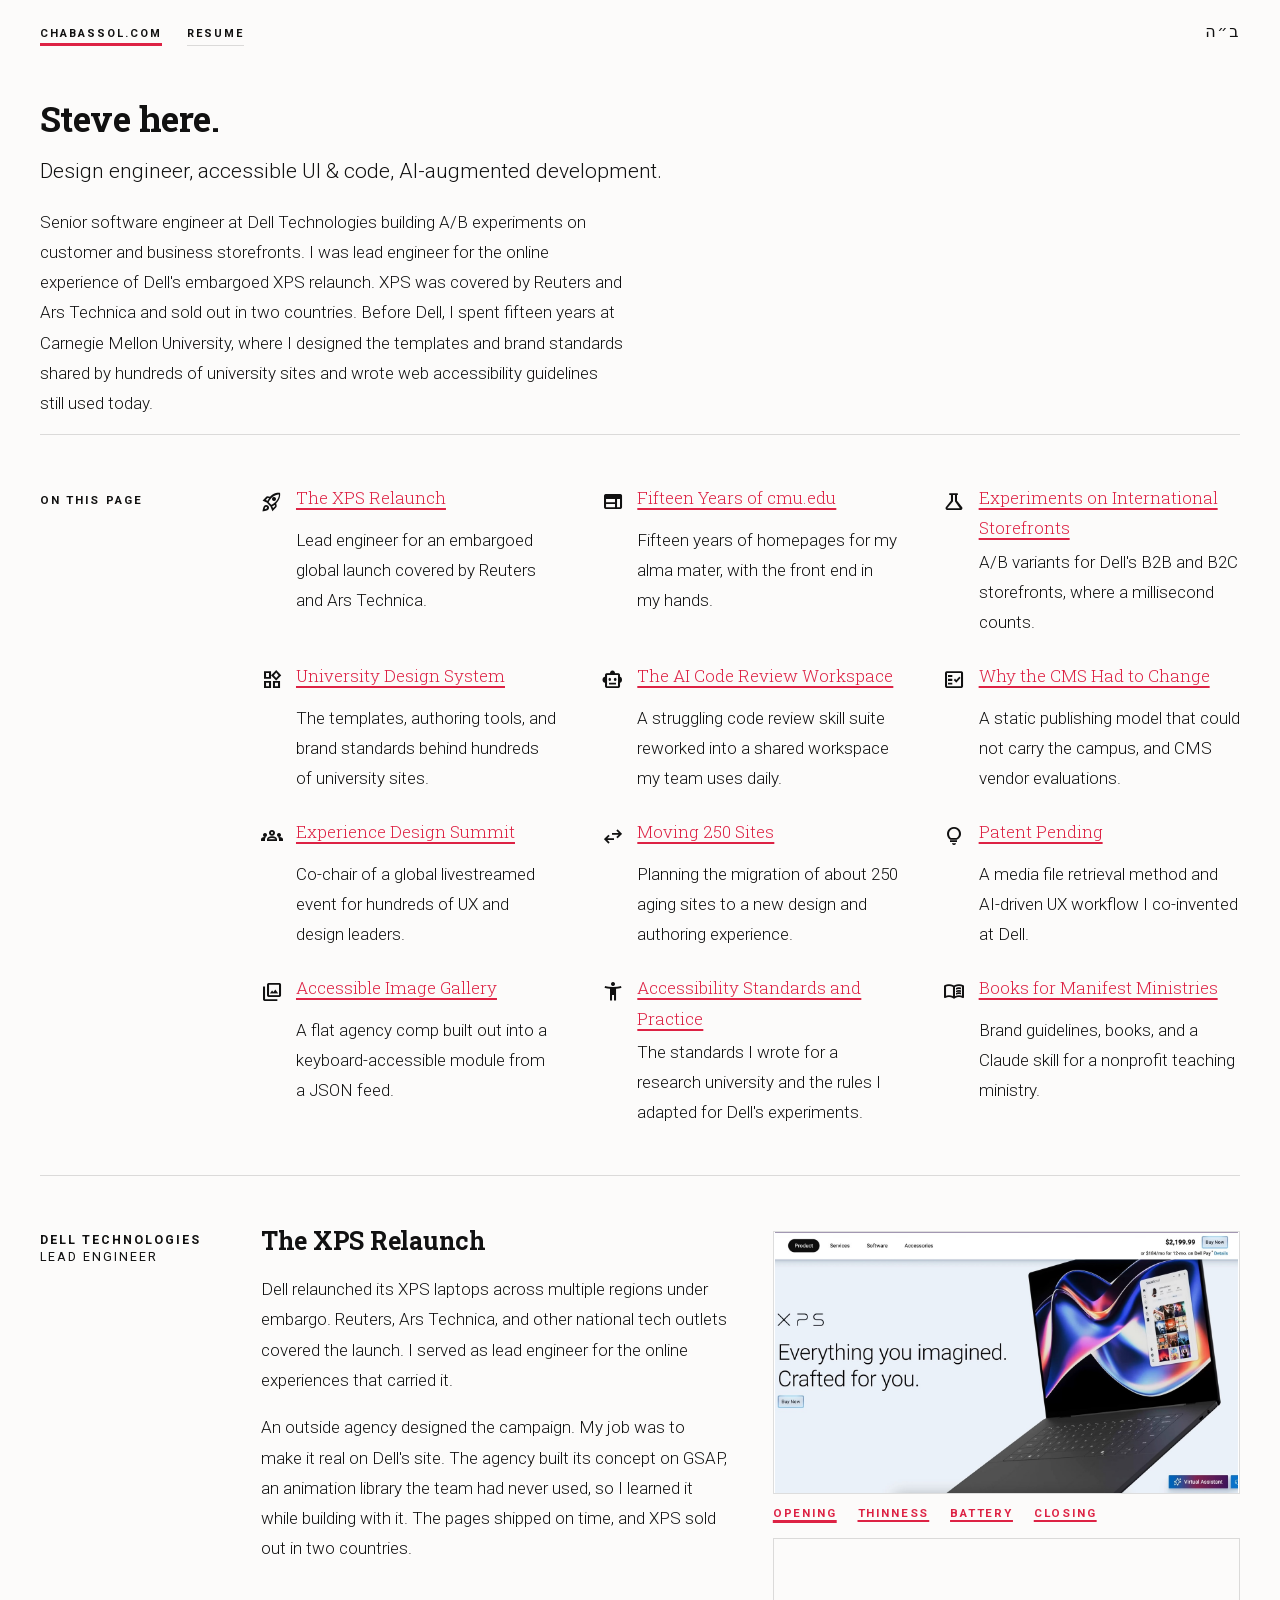
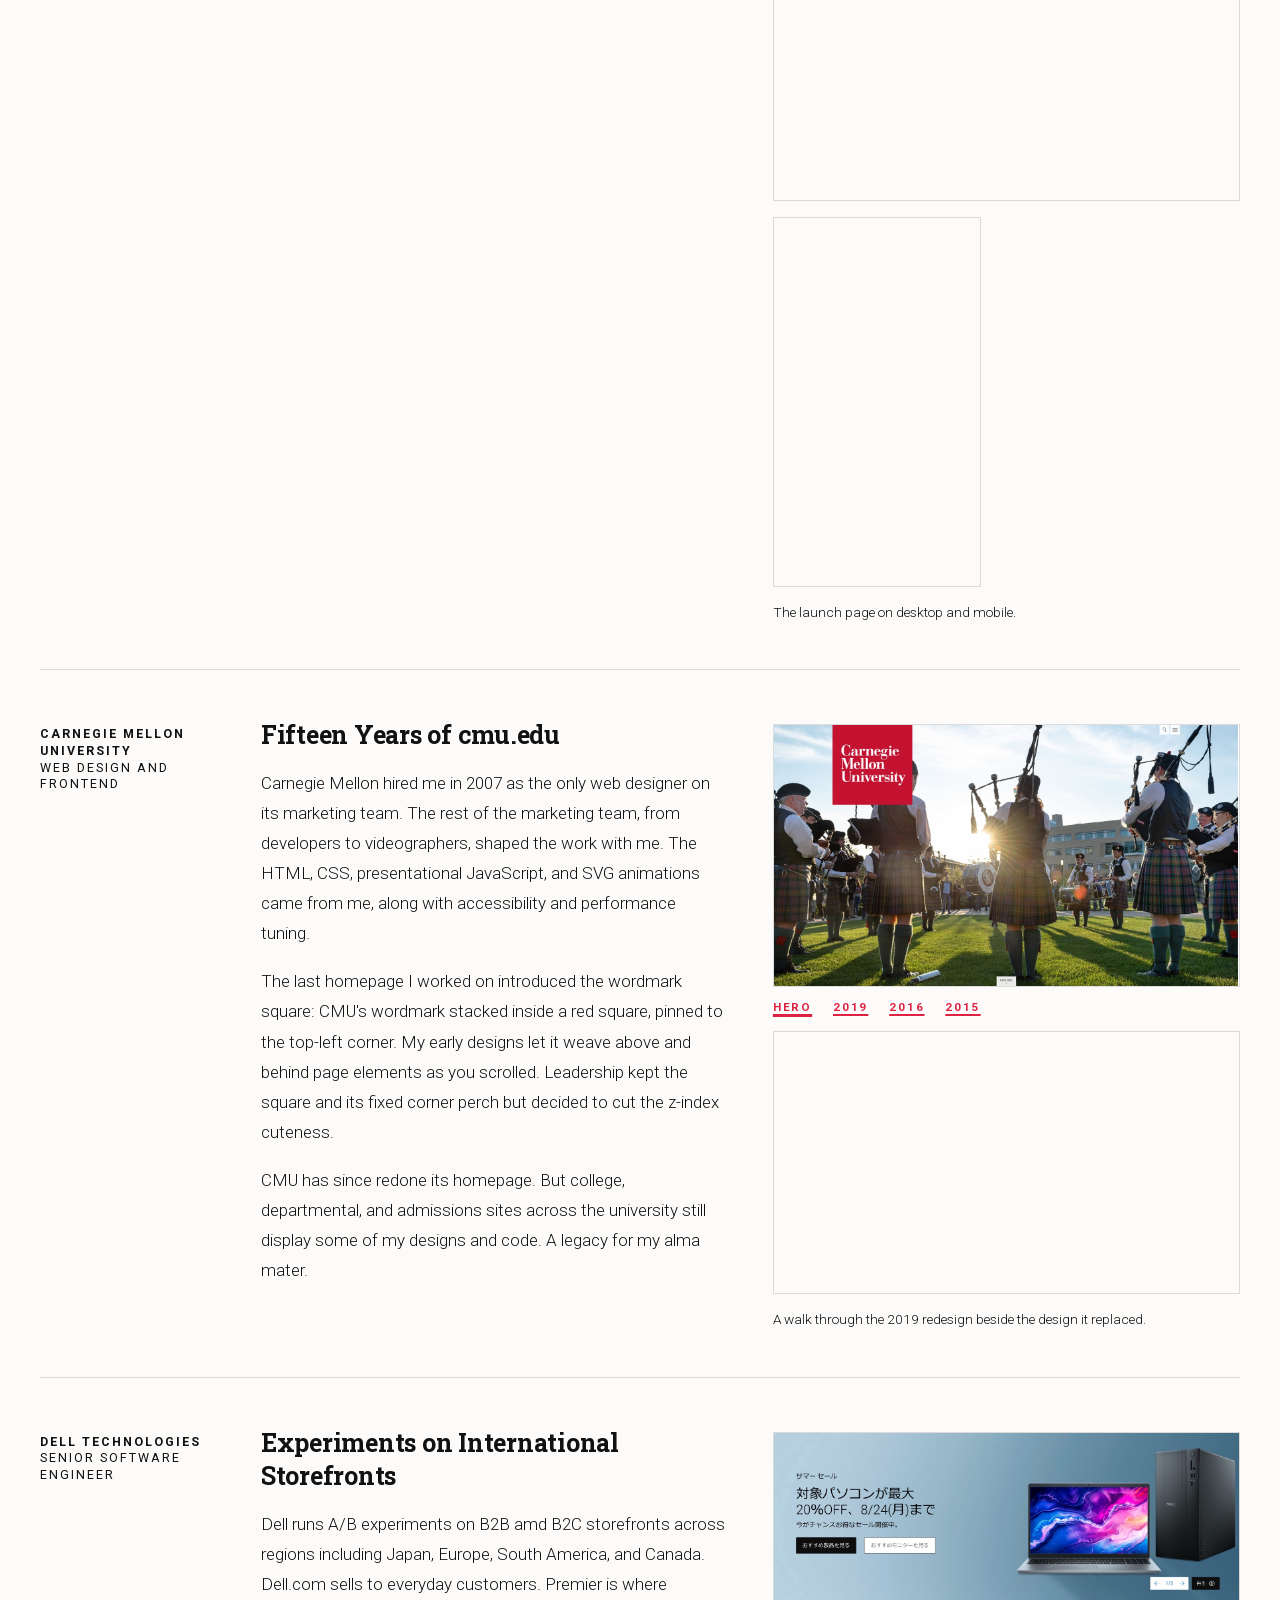
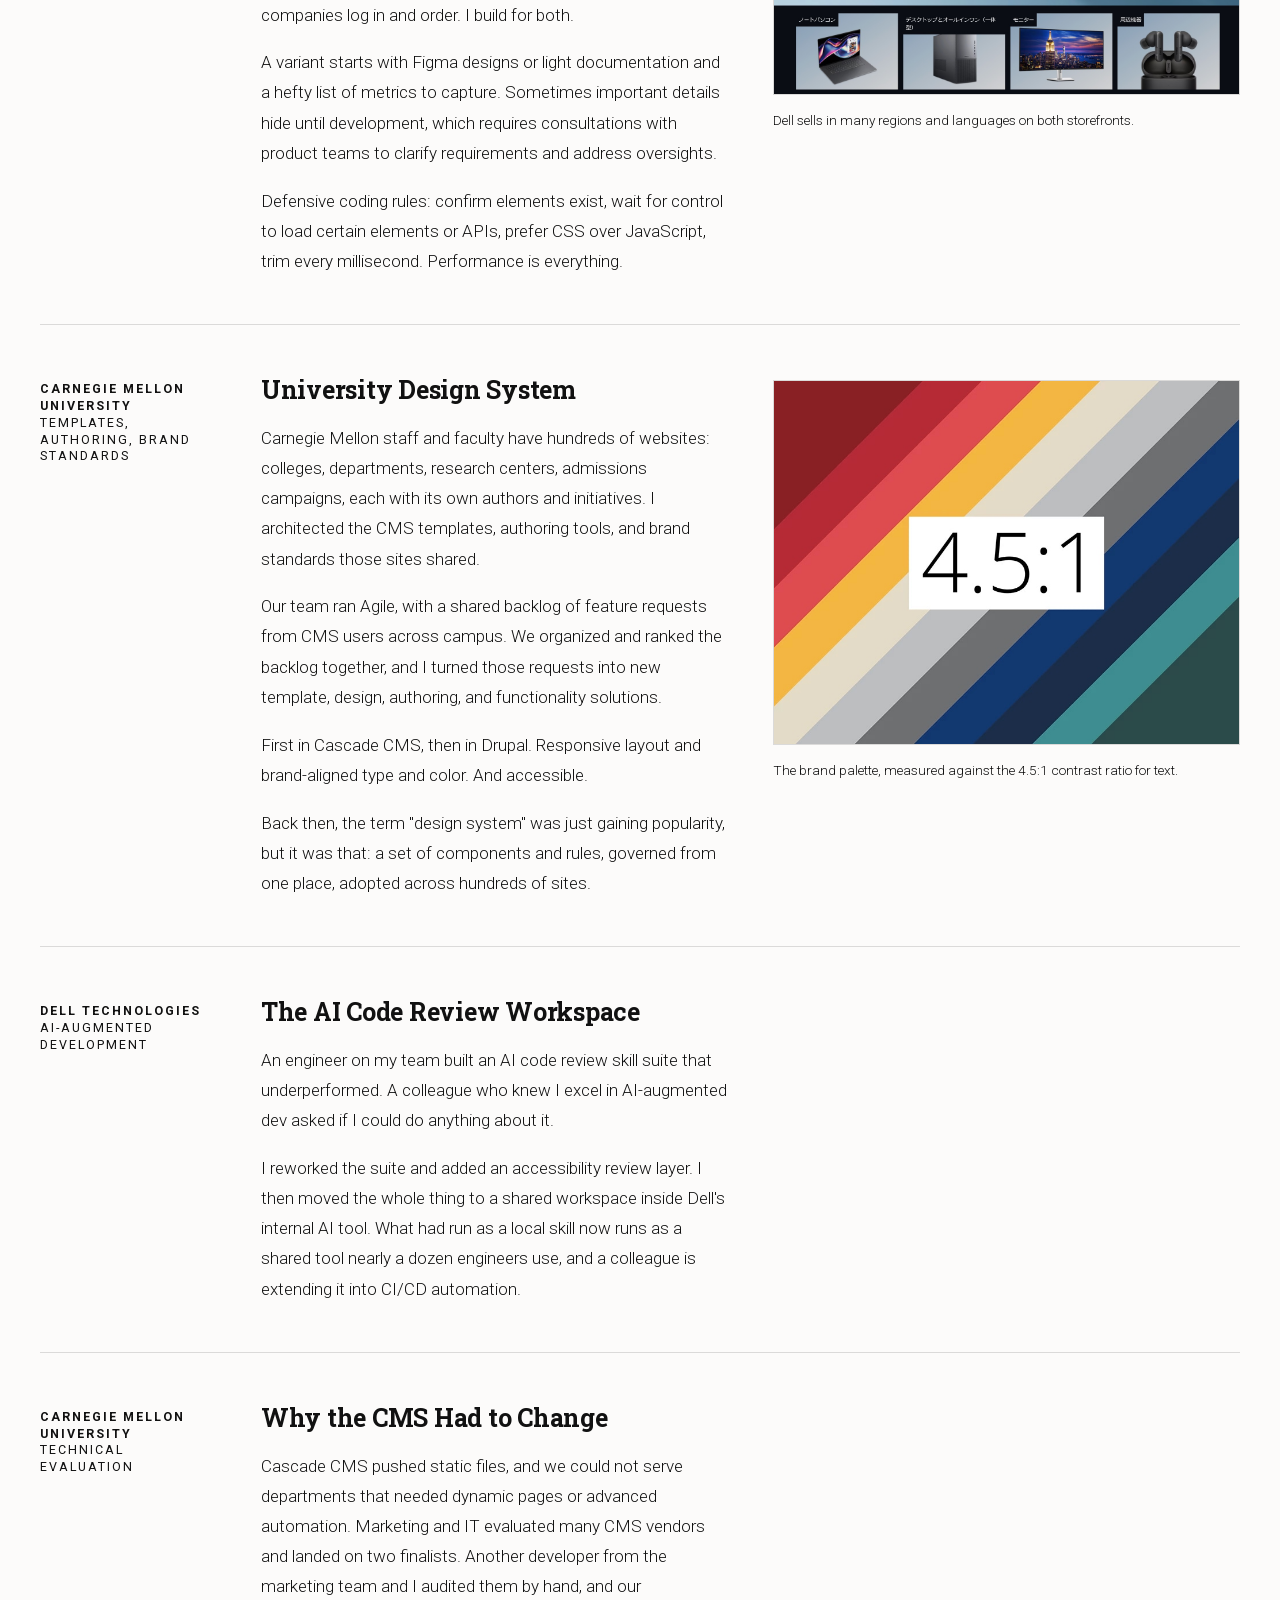
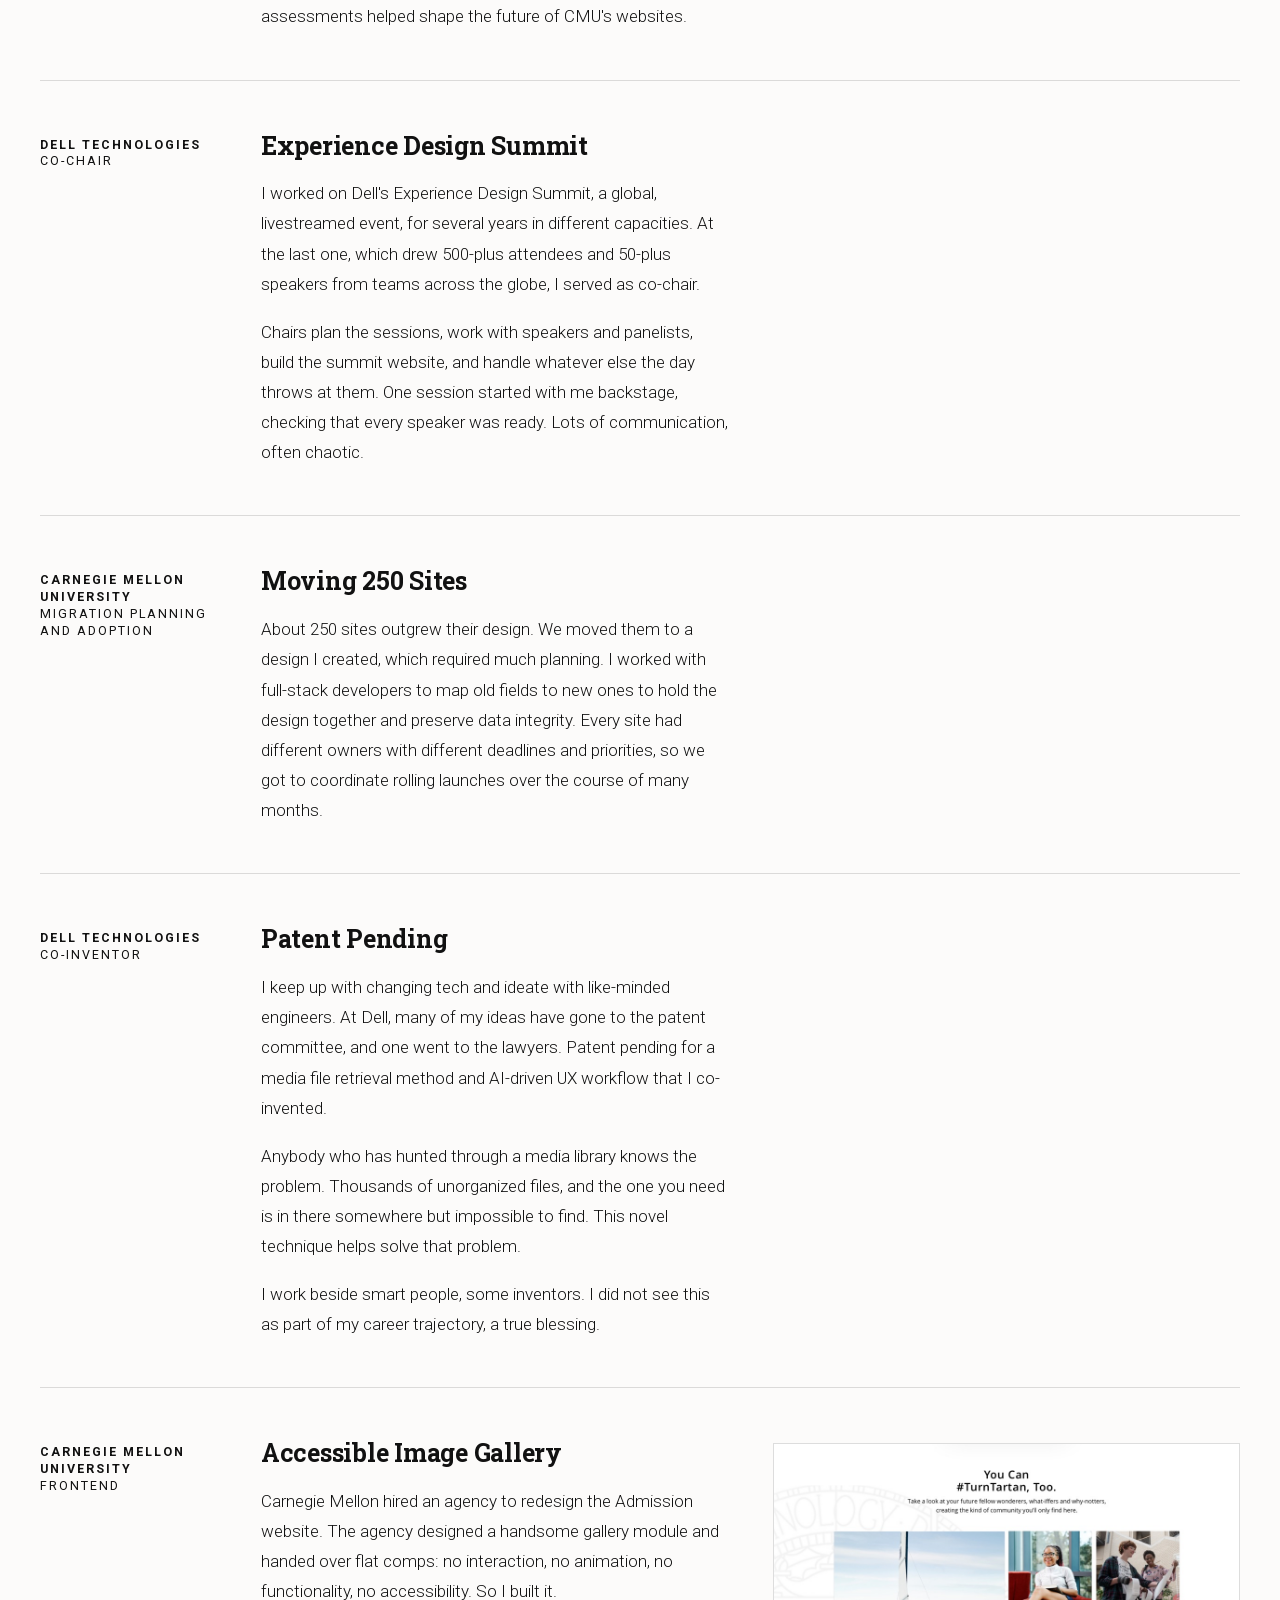
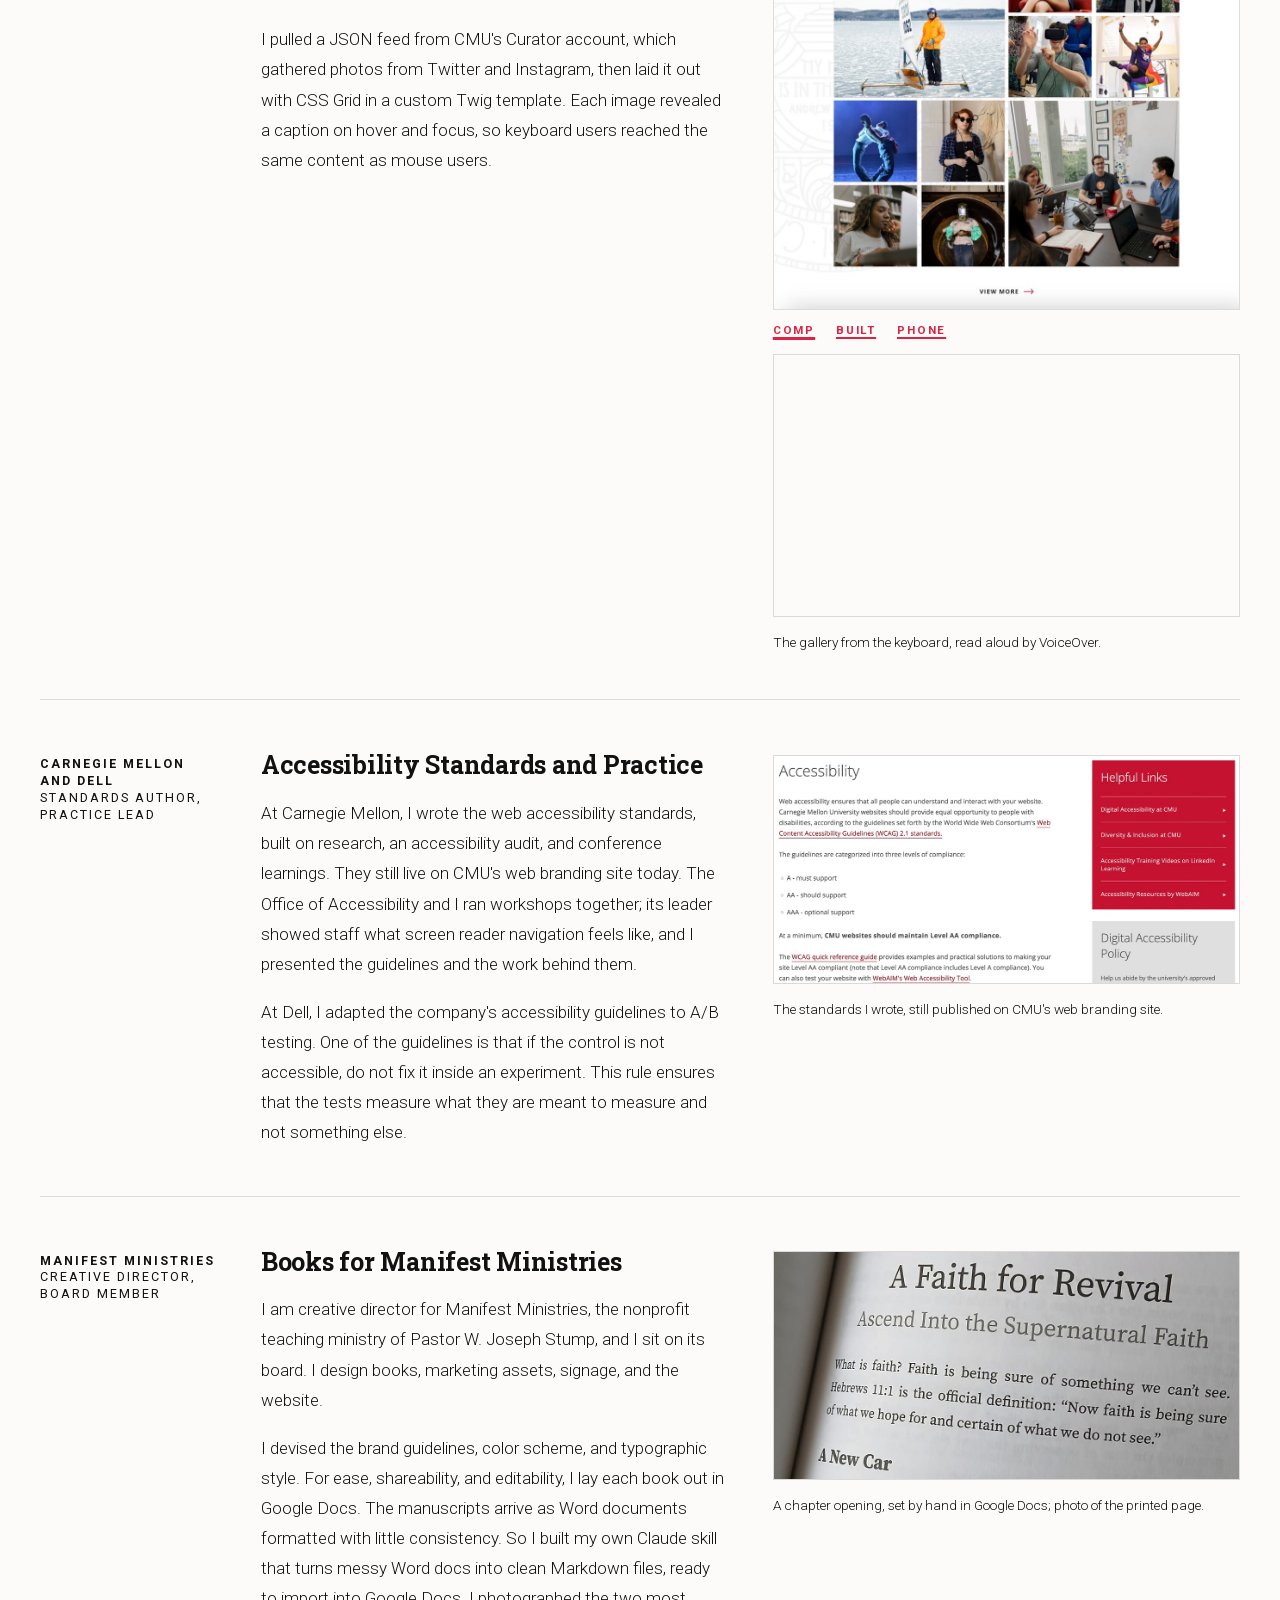
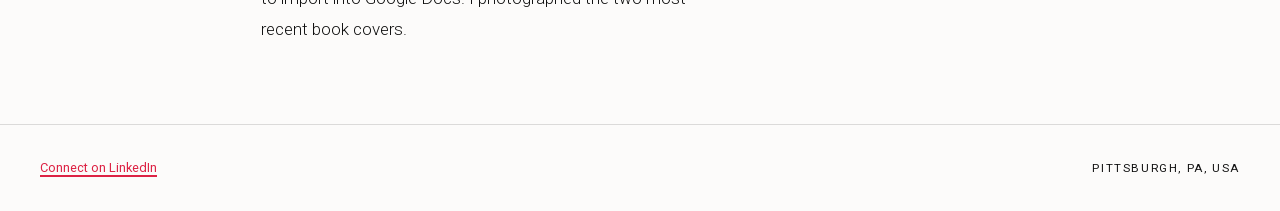
<file: index.html>
<!doctype html>
<html lang="en">

<head>
  <meta charset="utf-8">
  <title>Steve Chabassol: Design Engineer</title>
  <meta name="description" content="Design engineer Steve Chabassol builds accessible UI and code with AI-augmented development. Work from Dell Technologies and fifteen years at Carnegie Mellon.">
  <meta name="viewport" content="width=device-width, initial-scale=1">
  <link rel="canonical" href="https://chabassol.com/">

  <meta name="robots" content="max-image-preview:large">

  <meta name="author" content="Steve Chabassol">
  <meta name="theme-color" content="#fcfbfa" media="(prefers-color-scheme: light)">
  <meta name="theme-color" content="#0a0a0a" media="(prefers-color-scheme: dark)">

  <meta property="og:type" content="website">
  <meta property="og:site_name" content="Steve Chabassol">
  <meta property="og:url" content="https://chabassol.com/">
  <meta property="og:title" content="Steve Chabassol: Design Engineer">
  <meta property="og:description" content="Design engineer Steve Chabassol builds accessible UI and code with AI-augmented development. Work from Dell Technologies and fifteen years at Carnegie Mellon.">
  <meta property="og:image" content="https://chabassol.com/share-card.png">
  <meta property="og:image:width" content="1200">
  <meta property="og:image:height" content="630">
  <meta property="og:image:alt" content="An SC monogram over the name Steve Chabassol and the line: Design engineer, accessible UI and code, AI-augmented development.">
  <meta name="twitter:card" content="summary_large_image">
  <meta name="twitter:image:alt" content="An SC monogram over the name Steve Chabassol and the line: Design engineer, accessible UI and code, AI-augmented development.">

  <link rel="icon" href="favicon.ico" sizes="32x32">
  <link rel="icon" href="favicon.svg" type="image/svg+xml">
  <link rel="apple-touch-icon" href="icon.png">

  <link rel="preload" href="fonts/roboto-latin.woff2" as="font" type="font/woff2" crossorigin>
  <link rel="preload" href="fonts/roboto-slab-latin.woff2" as="font" type="font/woff2" crossorigin>
  <link rel="preload" href="fonts/material-symbols-subset.woff2" as="font" type="font/woff2" crossorigin>

  <link rel="stylesheet" href="css/site.css">
  <link rel="stylesheet" href="css/home.css">
</head>

<body>
  <a class="skip-link" href="#main">Skip to the main text</a>

  <header class="shell masthead">
    <nav class="nav" aria-label="Main">
      <a class="nav__link" href="./" aria-current="page">chabassol.com</a>
      <a class="nav__link" href="resume/">Resume</a>
    </nav>

    <p class="masthead__baruch" title="Baruch Hashem, blessed is the name"><span class="sr-only">Baruch Hashem, blessed is the name </span><span lang="he">ב״ה</span></p>
  </header>

  <main class="shell" id="main" tabindex="-1">

    <div class="sheet-head">
      <h1 class="sheet-head__title">Steve here.</h1>
      <p class="sheet-head__lede">Design engineer, accessible UI & code, AI-augmented development.</p>
      <p class="sheet-head__body">Senior software engineer at Dell Technologies building A/B experiments on customer and business storefronts. I was lead engineer for the online experience of Dell's embargoed XPS relaunch. XPS was covered by Reuters and Ars Technica and sold out in two countries. Before Dell, I spent fifteen years at Carnegie Mellon University, where I designed the templates and brand standards shared by hundreds of university sites and wrote web accessibility guidelines still used today.</p>
    </div>

    <nav class="jump" aria-labelledby="jump-head">
      <h2 class="label jump__label" id="jump-head">On this page</h2>
      <ul class="jump__list">
        <li class="jump__item">
          <span class="jump__icon" aria-hidden="true">&#xeb9b;</span>
          <a class="jump__link" href="#xps">The XPS Relaunch</a>
          <p class="jump__line">Lead engineer for an embargoed global launch covered by Reuters and Ars Technica.</p>
        </li>
        <li class="jump__item">
          <span class="jump__icon" aria-hidden="true">&#xe66a;</span>
          <a class="jump__link" href="#cmu">Fifteen Years of cmu.edu</a>
          <p class="jump__line">Fifteen years of homepages for my alma mater, with the front end in my hands.</p>
        </li>
        <li class="jump__item">
          <span class="jump__icon" aria-hidden="true">&#xea4b;</span>
          <a class="jump__link" href="#experiments">Experiments on International Storefronts</a>
          <p class="jump__line">A/B variants for Dell's B2B and B2C storefronts, where a millisecond counts.</p>
        </li>
        <li class="jump__item">
          <span class="jump__icon" aria-hidden="true">&#xe1bd;</span>
          <a class="jump__link" href="#design-system">University Design System</a>
          <p class="jump__line">The templates, authoring tools, and brand standards behind hundreds of university sites.</p>
        </li>
        <li class="jump__item">
          <span class="jump__icon" aria-hidden="true">&#xf06c;</span>
          <a class="jump__link" href="#ai-review">The AI Code Review Workspace</a>
          <p class="jump__line">A struggling code review skill suite reworked into a shared workspace my team uses daily.</p>
        </li>
        <li class="jump__item">
          <span class="jump__icon" aria-hidden="true">&#xf0c5;</span>
          <a class="jump__link" href="#platform">Why the CMS Had to Change</a>
          <p class="jump__line">A static publishing model that could not carry the campus, and CMS vendor evaluations.</p>
        </li>
        <li class="jump__item">
          <span class="jump__icon" aria-hidden="true">&#xf233;</span>
          <a class="jump__link" href="#summit">Experience Design Summit</a>
          <p class="jump__line">Co-chair of a global livestreamed event for hundreds of UX and design leaders.</p>
        </li>
        <li class="jump__item">
          <span class="jump__icon" aria-hidden="true">&#xe8d4;</span>
          <a class="jump__link" href="#migration">Moving 250 Sites</a>
          <p class="jump__line">Planning the migration of about 250 aging sites to a new design and authoring experience.</p>
        </li>
        <li class="jump__item">
          <span class="jump__icon" aria-hidden="true">&#xe90f;</span>
          <a class="jump__link" href="#patent">Patent Pending</a>
          <p class="jump__line">A media file retrieval method and AI-driven UX workflow I co-invented at Dell.</p>
        </li>
        <li class="jump__item">
          <span class="jump__icon" aria-hidden="true">&#xe413;</span>
          <a class="jump__link" href="#gallery">Accessible Image Gallery</a>
          <p class="jump__line">A flat agency comp built out into a keyboard-accessible module from a JSON feed.</p>
        </li>
        <li class="jump__item">
          <span class="jump__icon" aria-hidden="true">&#xe92c;</span>
          <a class="jump__link" href="#accessibility">Accessibility Standards and Practice</a>
          <p class="jump__line">The standards I wrote for a research university and the rules I adapted for Dell's experiments.</p>
        </li>
        <li class="jump__item">
          <span class="jump__icon" aria-hidden="true">&#xea19;</span>
          <a class="jump__link" href="#manifest">Books for Manifest Ministries</a>
          <p class="jump__line">Brand guidelines, books, and a Claude skill for a nonprofit teaching ministry.</p>
        </li>
      </ul>
    </nav>

    <div class="cases">
      <section class="case" id="xps" tabindex="-1" aria-labelledby="xps-title">
        <p class="case__meta"><span class="case__org">Dell Technologies</span> Lead Engineer</p>

        <h2 class="case__title" id="xps-title">The XPS Relaunch</h2>

        <div class="case__body">
          <p>Dell relaunched its XPS laptops across multiple regions under embargo. Reuters, Ars Technica, and other national tech outlets covered the launch. I served as lead engineer for the online experiences that carried it.</p>
          <p>An outside agency designed the campaign. My job was to make it real on Dell's site. The agency built its concept on GSAP, an animation library the team had never used, so I learned it while building with it. The pages shipped on time, and XPS sold out in two countries.</p>
        </div>

        <figure class="case__figure">
          <div class="reel">
            <section class="reel__scroller" aria-label="The XPS launch page" tabindex="0">
              <ul class="reel__strip">
                <li class="reel__slide" id="xps-opening" tabindex="-1">
                  <img src="images/xps-hero.jpg" width="1400" height="788" decoding="async"
                       alt="Opening screen of the XPS launch page. The XPS mark and the line Everything you imagined, crafted for you, beside an open laptop showing a twist of magenta and blue light.">
                </li>
                <li class="reel__slide" id="xps-thinness" tabindex="-1">
                  <img src="images/xps-thin.jpg" width="1400" height="788" loading="lazy" decoding="async"
                       alt="Measurement screen. The thickness of the laptop set in outsized gray numerals at the center of the page, over the closed edge of the machine.">
                </li>
                <li class="reel__slide" id="xps-battery" tabindex="-1">
                  <img src="images/xps-battery.jpg" width="1400" height="787" loading="lazy" decoding="async"
                       alt="Battery screen. The runtime figure set in outsized green numerals over a pale ring, with the top edge of a laptop rising into the frame.">
                </li>
                <li class="reel__slide" id="xps-closing" tabindex="-1">
                  <img src="images/xps-crafted.jpg" width="1400" height="788" loading="lazy" decoding="async"
                       alt="Closing screen. Two laptops crossed into an X against pale blue, one titled Crafted to Last and the other Built to Perform.">
                </li>
              </ul>
            </section>
            <p class="reel__index">
              <a href="#xps-opening">Opening<span class="sr-only"> screen</span></a>
              <a href="#xps-thinness">Thinness<span class="sr-only"> screen</span></a>
              <a href="#xps-battery">Battery<span class="sr-only"> screen</span></a>
              <a href="#xps-closing">Closing<span class="sr-only"> screen</span></a>
            </p>
          </div>

          <iframe class="case__embed"
                  title="The XPS launch page running on desktop, scrolled from the top of the story to the bottom"
                  src="https://www.youtube-nocookie.com/embed/6ZJd-k1sNEI"
                  width="560" height="315" loading="lazy"
                  referrerpolicy="strict-origin-when-cross-origin"
                  allow="encrypted-media; picture-in-picture; fullscreen"
                  allowfullscreen></iframe>

          <iframe class="case__embed case__embed--phone"
                  title="The same XPS launch page running at phone width"
                  src="https://www.youtube-nocookie.com/embed/xsrgnvV104s"
                  width="315" height="560" loading="lazy"
                  referrerpolicy="strict-origin-when-cross-origin"
                  allow="encrypted-media; picture-in-picture; fullscreen"
                  allowfullscreen></iframe>

          <figcaption class="case__caption">The launch page on desktop and mobile.</figcaption>
        </figure>
      </section>

      <section class="case" id="cmu" tabindex="-1" aria-labelledby="cmu-title">
        <p class="case__meta"><span class="case__org">Carnegie Mellon University</span> Web Design and Frontend</p>

        <h2 class="case__title" id="cmu-title">Fifteen Years of cmu.edu</h2>

        <div class="case__body">
          <p>Carnegie Mellon hired me in 2007 as the only web designer on its marketing team. The rest of the marketing team, from developers to videographers, shaped the work with me. The HTML, CSS, presentational JavaScript, and SVG animations came from me, along with accessibility and performance tuning.</p>
          <p>The last homepage I worked on introduced the wordmark square: CMU's wordmark stacked inside a red square, pinned to the top-left corner. My early designs let it weave above and behind page elements as you scrolled. Leadership kept the square and its fixed corner perch but decided to cut the z-index cuteness.</p>
          <p>CMU has since redone its homepage. But college, departmental, and admissions sites across the university still display some of my designs and code. A legacy for my alma mater.</p>
        </div>

        <figure class="case__figure">
          <div class="reel">
            <section class="reel__scroller" aria-label="cmu.edu homepages" tabindex="0">
              <ul class="reel__strip">
                <li class="reel__slide" id="cmu-hero" tabindex="-1">
                  <img src="images/cmu-2019-hero.jpg" width="1400" height="787" loading="lazy" decoding="async"
                       alt="The 2019 opening picture at full width. The red wordmark square holds the top left corner over a photograph of the pipe band on the lawn, tartan kilts against low sun.">
                </li>
                <li class="reel__slide" id="cmu-2019" tabindex="-1">
                  <img src="images/cmu-2019.jpg" width="1400" height="788" loading="lazy" decoding="async"
                       alt="cmu.edu in 2019. The wordmark now stacked inside a red square pinned to the top left corner, over a photograph of a student, with a gray card of spotlight text beside her.">
                </li>
                <li class="reel__slide" id="cmu-2016" tabindex="-1">
                  <img src="images/cmu-2016.jpg" width="1400" height="788" loading="lazy" decoding="async"
                       alt="cmu.edu in 2016. A lighter bar of menus over a wide photograph of researchers at a poker table, with an arrow at each edge of the picture for the next story.">
                </li>
                <li class="reel__slide" id="cmu-2015" tabindex="-1">
                  <img src="images/cmu-2015.jpg" width="1400" height="788" loading="lazy" decoding="async"
                       alt="cmu.edu in 2015. The wordmark in red script above a dark tab bar, over a photograph of the new provost, with a headline card resting on the picture.">
                </li>
              </ul>
            </section>
            <p class="reel__index">
              <a href="#cmu-hero">Hero<span class="sr-only"> picture from 2019</span></a>
              <a href="#cmu-2019">2019<span class="sr-only"> homepage</span></a>
              <a href="#cmu-2016">2016<span class="sr-only"> homepage</span></a>
              <a href="#cmu-2015">2015<span class="sr-only"> homepage</span></a>
            </p>
          </div>

          <iframe class="case__embed"
                  title="Steve Chabassol walks through the 2019 cmu.edu redesign beside the design it replaced"
                  src="https://www.youtube-nocookie.com/embed/d80NMSJjb8s"
                  width="560" height="315" loading="lazy"
                  referrerpolicy="strict-origin-when-cross-origin"
                  allow="encrypted-media; picture-in-picture; fullscreen"
                  allowfullscreen></iframe>

          <figcaption class="case__caption">A walk through the 2019 redesign beside the design it replaced.</figcaption>
        </figure>
      </section>

      <section class="case" id="experiments" tabindex="-1" aria-labelledby="experiments-title">
        <p class="case__meta"><span class="case__org">Dell Technologies</span> Senior Software Engineer</p>

        <h2 class="case__title" id="experiments-title">Experiments on International Storefronts</h2>

        <div class="case__body">
          <p>Dell runs A/B experiments on B2B amd B2C storefronts across regions including Japan, Europe, South America, and Canada. Dell.com sells to everyday customers. Premier is where companies log in and order. I build for both.</p>
          <p>A variant starts with Figma designs or light documentation and a hefty list of metrics to capture. Sometimes important details hide until development, which requires consultations with product teams to clarify requirements and address oversights.</p>
          <p>Defensive coding rules: confirm elements exist, wait for control to load certain elements or APIs, prefer CSS over JavaScript, trim every millisecond. Performance is everything.</p>
        </div>

        <figure class="case__figure">
          <img src="images/dell-jp.jpg" width="1400" height="787" loading="lazy" decoding="async"
               alt="Dell's Japanese storefront. Summer sale headline set in Japanese beside a laptop and a tower on a blue ground, a carousel counter and a play control at the lower right, over a dark row of product categories.">
          <figcaption class="case__caption">Dell sells in many regions and languages on both storefronts.</figcaption>
        </figure>
      </section>

      <section class="case" id="design-system" tabindex="-1" aria-labelledby="design-system-title">
        <p class="case__meta"><span class="case__org">Carnegie Mellon University</span> Templates, Authoring, Brand Standards</p>

        <h2 class="case__title" id="design-system-title">University Design System</h2>

        <div class="case__body">
          <p>Carnegie Mellon staff and faculty have hundreds of websites: colleges, departments, research centers, admissions campaigns, each with its own authors and initiatives. I architected the CMS templates, authoring tools, and brand standards those sites shared.</p>
          <p>Our team ran Agile, with a shared backlog of feature requests from CMS users across campus. We organized and ranked the backlog together, and I turned those requests into new template, design, authoring, and functionality solutions.</p>
          <p>First in Cascade CMS, then in Drupal. Responsive layout and brand-aligned type and color. And accessible.</p>
          <p>Back then, the term "design system" was just gaining popularity, but it was that: a set of components and rules, governed from one place, adopted across hundreds of sites.</p>
        </div>

        <figure class="case__figure">
          <img src="images/cmu-design-system.jpg" width="808" height="632" loading="lazy" decoding="async"
               alt="Diagonal bands of the university palette, running from deep red, red, coral, and gold through cream and grays into blues, teal, and dark green, behind a white panel that reads 4.5:1.">
          <figcaption class="case__caption">The brand palette, measured against the 4.5:1 contrast ratio for text.</figcaption>
        </figure>
      </section>

      <section class="case" id="ai-review" tabindex="-1" aria-labelledby="ai-review-title">
        <p class="case__meta"><span class="case__org">Dell Technologies</span> AI-Augmented Development</p>

        <h2 class="case__title" id="ai-review-title">The AI Code Review Workspace</h2>

        <div class="case__body">
          <p>An engineer on my team built an AI code review skill suite that underperformed. A colleague who knew I excel in AI-augmented dev asked if I could do anything about it.</p>
          <p>I reworked the suite and added an accessibility review layer. I then moved the whole thing to a shared workspace inside Dell's internal AI tool. What had run as a local skill now runs as a shared tool nearly a dozen engineers use, and a colleague is extending it into CI/CD automation.</p>
        </div>

      </section>

      <section class="case" id="platform" tabindex="-1" aria-labelledby="platform-title">
        <p class="case__meta"><span class="case__org">Carnegie Mellon University</span> Technical Evaluation</p>

        <h2 class="case__title" id="platform-title">Why the CMS Had to Change</h2>

        <div class="case__body">
          <p>Cascade CMS pushed static files, and we could not serve departments that needed dynamic pages or advanced automation. Marketing and IT evaluated many CMS vendors and landed on two finalists. Another developer from the marketing team and I audited them by hand, and our assessments helped shape the future of CMU's websites.</p>
        </div>

      </section>

      <section class="case" id="summit" tabindex="-1" aria-labelledby="summit-title">
        <p class="case__meta"><span class="case__org">Dell Technologies</span> Co-chair</p>

        <h2 class="case__title" id="summit-title">Experience Design Summit</h2>

        <div class="case__body">
          <p>I worked on Dell's Experience Design Summit, a global, livestreamed event, for several years in different capacities. At the last one, which drew 500-plus attendees and 50-plus speakers from teams across the globe, I served as co-chair.</p>
          <p>Chairs plan the sessions, work with speakers and panelists, build the summit website, and handle whatever else the day throws at them. One session started with me backstage, checking that every speaker was ready. Lots of communication, often chaotic.</p>
        </div>
      </section>

      <section class="case" id="migration" tabindex="-1" aria-labelledby="migration-title">
        <p class="case__meta"><span class="case__org">Carnegie Mellon University</span> Migration Planning and Adoption</p>

        <h2 class="case__title" id="migration-title">Moving 250 Sites</h2>

        <div class="case__body">
          <p>About 250 sites outgrew their design. We moved them to a design I created, which required much planning. I worked with full-stack developers to map old fields to new ones to hold the design together and preserve data integrity. Every site had different owners with different deadlines and priorities, so we got to coordinate rolling launches over the course of many months.</p>
        </div>

      </section>

      <section class="case" id="patent" tabindex="-1" aria-labelledby="patent-title">
        <p class="case__meta"><span class="case__org">Dell Technologies</span> Co-inventor</p>

        <h2 class="case__title" id="patent-title">Patent Pending</h2>

        <div class="case__body">
          <p>I keep up with changing tech and ideate with like-minded engineers. At Dell, many of my ideas have gone to the patent committee, and one went to the lawyers. Patent pending for a media file retrieval method and AI-driven UX workflow that I co-invented.</p>
          <p>Anybody who has hunted through a media library knows the problem. Thousands of unorganized files, and the one you need is in there somewhere but impossible to find. This novel technique helps solve that problem.</p>
          <p>I work beside smart people, some inventors. I did not see this as part of my career trajectory, a true blessing.</p>
        </div>
      </section>

      <section class="case" id="gallery" tabindex="-1" aria-labelledby="gallery-title">
        <p class="case__meta"><span class="case__org">Carnegie Mellon University</span> Frontend</p>

        <h2 class="case__title" id="gallery-title">Accessible Image Gallery</h2>

        <div class="case__body">
          <p>Carnegie Mellon hired an agency to redesign the Admission website. The agency designed a handsome gallery module and handed over flat comps: no interaction, no animation, no functionality, no accessibility. So I built it.</p>
          <p>I pulled a JSON feed from CMU's Curator account, which gathered photos from Twitter and Instagram, then laid it out with CSS Grid in a custom Twig template. Each image revealed a caption on hover and focus, so keyboard users reached the same content as mouse users.</p>
        </div>

        <figure class="case__figure">
          <div class="reel reel--square">
            <section class="reel__scroller" aria-label="The Admission gallery module" tabindex="0">
              <ul class="reel__strip">
                <li class="reel__slide" id="gallery-comp" tabindex="-1">
                  <img src="images/gallery-comp.jpg" width="1000" height="1000" loading="lazy" decoding="async"
                       alt="The agency comp. Flat mosaic of student photographs at mixed sizes under the heading You Can Turn Tartan, Too, with a view more link at the foot.">
                </li>
                <li class="reel__slide" id="gallery-built" tabindex="-1">
                  <img src="images/gallery-built.jpg" width="1000" height="1000" loading="lazy" decoding="async"
                       alt="The module built and live on cmu.edu. Same mosaic shape, now filled from the social feed with campus photographs, a watermark seal showing through the ground.">
                </li>
                <li class="reel__slide" id="gallery-phone" tabindex="-1">
                  <img src="images/gallery-phone.jpg" width="900" height="1125" loading="lazy" decoding="async"
                       alt="The module at phone width. The mosaic has folded down to one column of photographs under the heading.">
                </li>
              </ul>
            </section>
            <p class="reel__index">
              <a href="#gallery-comp">Comp<span class="sr-only"> from the agency</span></a>
              <a href="#gallery-built">Built<span class="sr-only"> and live</span></a>
              <a href="#gallery-phone">Phone<span class="sr-only"> width</span></a>
            </p>
          </div>

          <iframe class="case__embed"
                  title="Steve Chabassol tabs through the Admission gallery with the VoiceOver screen reader"
                  src="https://www.youtube-nocookie.com/embed/8-nrS20ba5w"
                  width="560" height="315" loading="lazy"
                  referrerpolicy="strict-origin-when-cross-origin"
                  allow="encrypted-media; picture-in-picture; fullscreen"
                  allowfullscreen></iframe>

          <figcaption class="case__caption">The gallery from the keyboard, read aloud by VoiceOver.</figcaption>
        </figure>
      </section>

      <section class="case" id="accessibility" tabindex="-1" aria-labelledby="accessibility-title">
        <p class="case__meta"><span class="case__org">Carnegie Mellon and Dell</span> Standards Author, Practice Lead</p>

        <h2 class="case__title" id="accessibility-title">Accessibility Standards and Practice</h2>

        <div class="case__body">
          <p>At Carnegie Mellon, I wrote the web accessibility standards, built on research, an accessibility audit, and conference learnings. They still live on CMU's web branding site today. The Office of Accessibility and I ran workshops together; its leader showed staff what screen reader navigation feels like, and I presented the guidelines and the work behind them.</p>
          <p>At Dell, I adapted the company's accessibility guidelines to A/B testing. One of the guidelines is that if the control is not accessible, do not fix it inside an experiment. This rule ensures that the tests measure what they are meant to measure and not something else.</p>
        </div>

        <figure class="case__figure">
          <img src="images/cmu-a11y.jpg" width="1080" height="527" loading="lazy" decoding="async"
               alt="The Accessibility page on CMU's web branding site. Body text setting out the WCAG level the university holds itself to, a red panel of helpful links beside it, over the start of the Digital Accessibility Policy.">
          <figcaption class="case__caption">The standards I wrote, still published on CMU's web branding site.</figcaption>
        </figure>
      </section>

      <section class="case" id="manifest" tabindex="-1" aria-labelledby="manifest-title">
        <p class="case__meta"><span class="case__org">Manifest Ministries</span> Creative Director, Board Member</p>

        <h2 class="case__title" id="manifest-title">Books for Manifest Ministries</h2>

        <div class="case__body">
          <p>I am creative director for Manifest Ministries, the nonprofit teaching ministry of Pastor W. Joseph Stump, and I sit on its board. I design books, marketing assets, signage, and the website.</p>
          <p>I devised the brand guidelines, color scheme, and typographic style. For ease, shareability, and editability, I lay each book out in Google Docs. The manuscripts arrive as Word documents formatted with little consistency. So I built my own Claude skill that turns messy Word docs into clean Markdown files, ready to import into Google Docs. I photographed the two most recent book covers.</p>
        </div>

        <figure class="case__figure">
          <img src="images/mm-book.jpg" width="1080" height="527" loading="lazy" decoding="async"
               alt="A page from a Manifest Ministries book, photographed open. The chapter title A Faith for Revival set in a display serif over its subtitle, with the opening scripture indented under it.">
          <figcaption class="case__caption">A chapter opening, set by hand in Google Docs; photo of the printed page.</figcaption>
        </figure>
      </section>

    </div>

  </main>

  <footer class="shell site-footer">
    <nav class="site-footer__nav" aria-label="Elsewhere">
      <a href="https://www.linkedin.com/in/stevechabassol/">Connect on LinkedIn</a>
    </nav>
    <p class="site-footer__place">Pittsburgh, PA, USA</p>
  </footer>

  <script src="js/jump.js" defer></script>

</body>

</html>
</file>
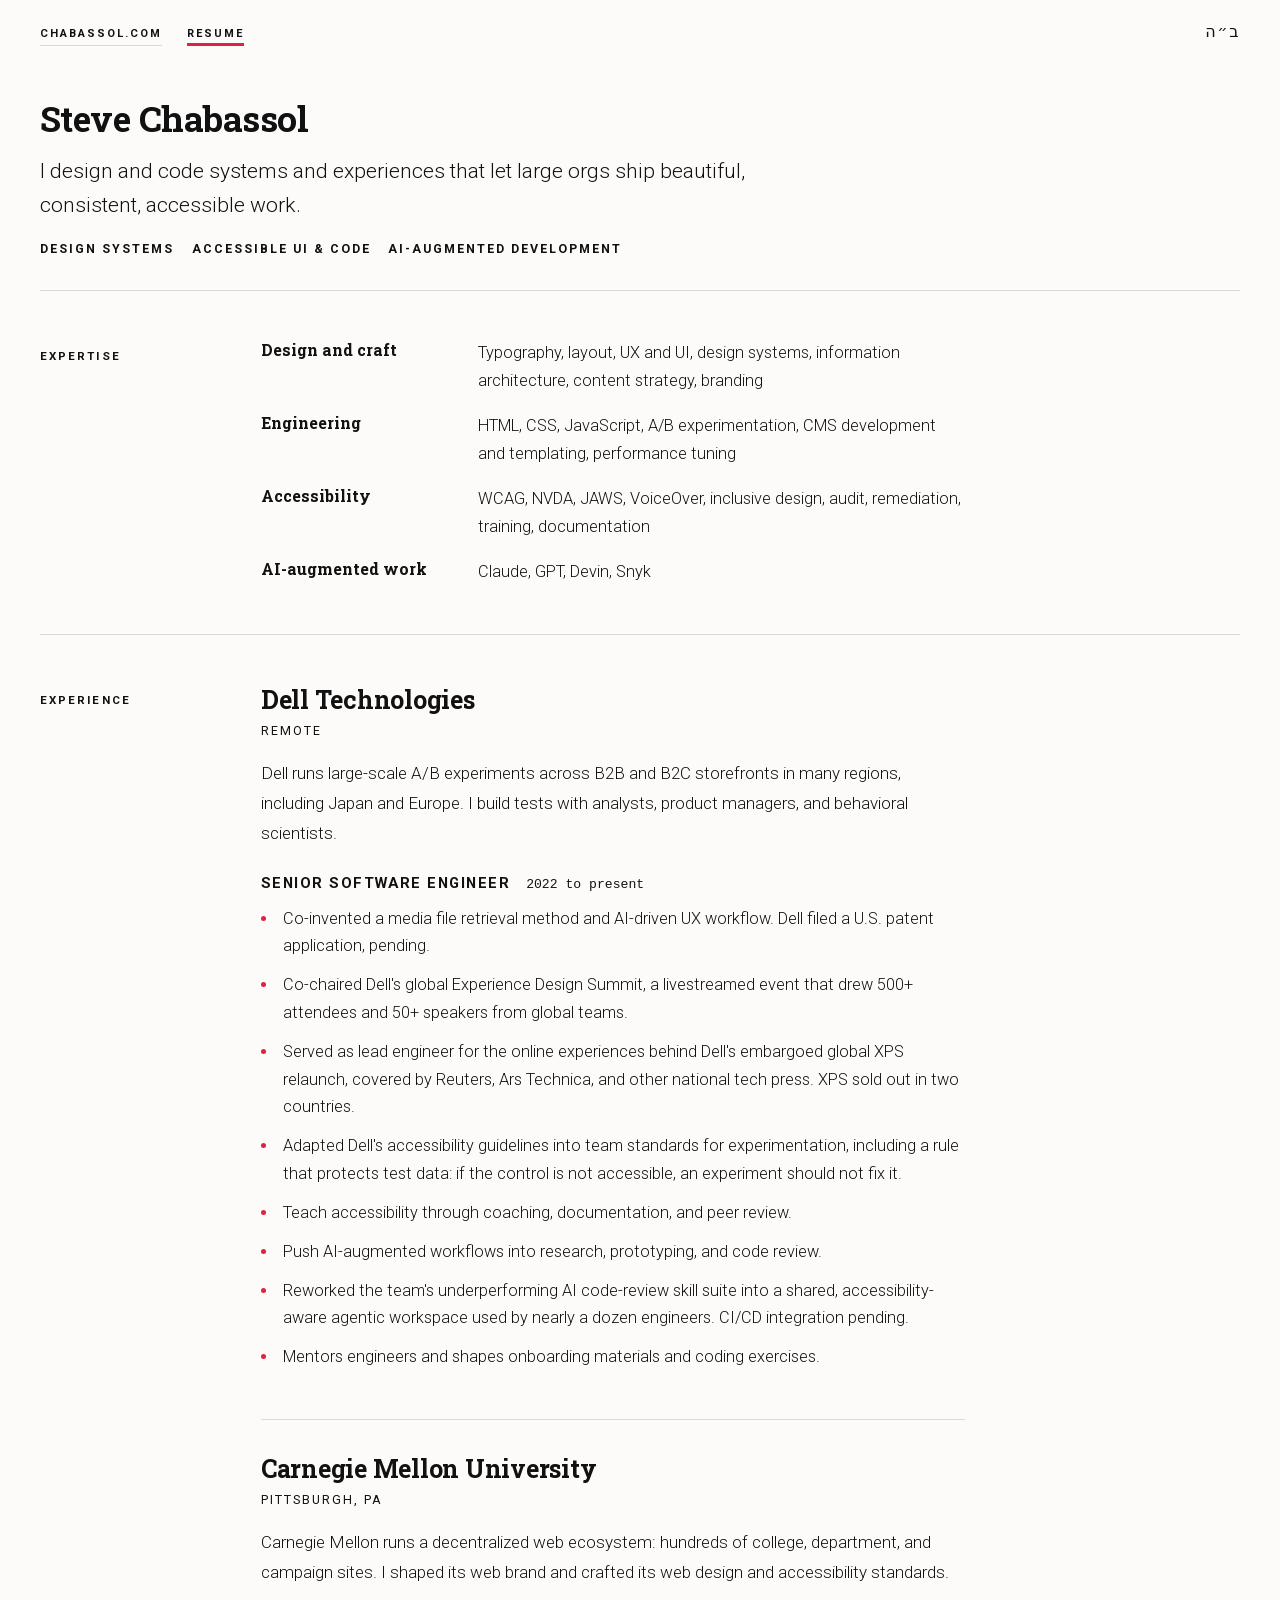
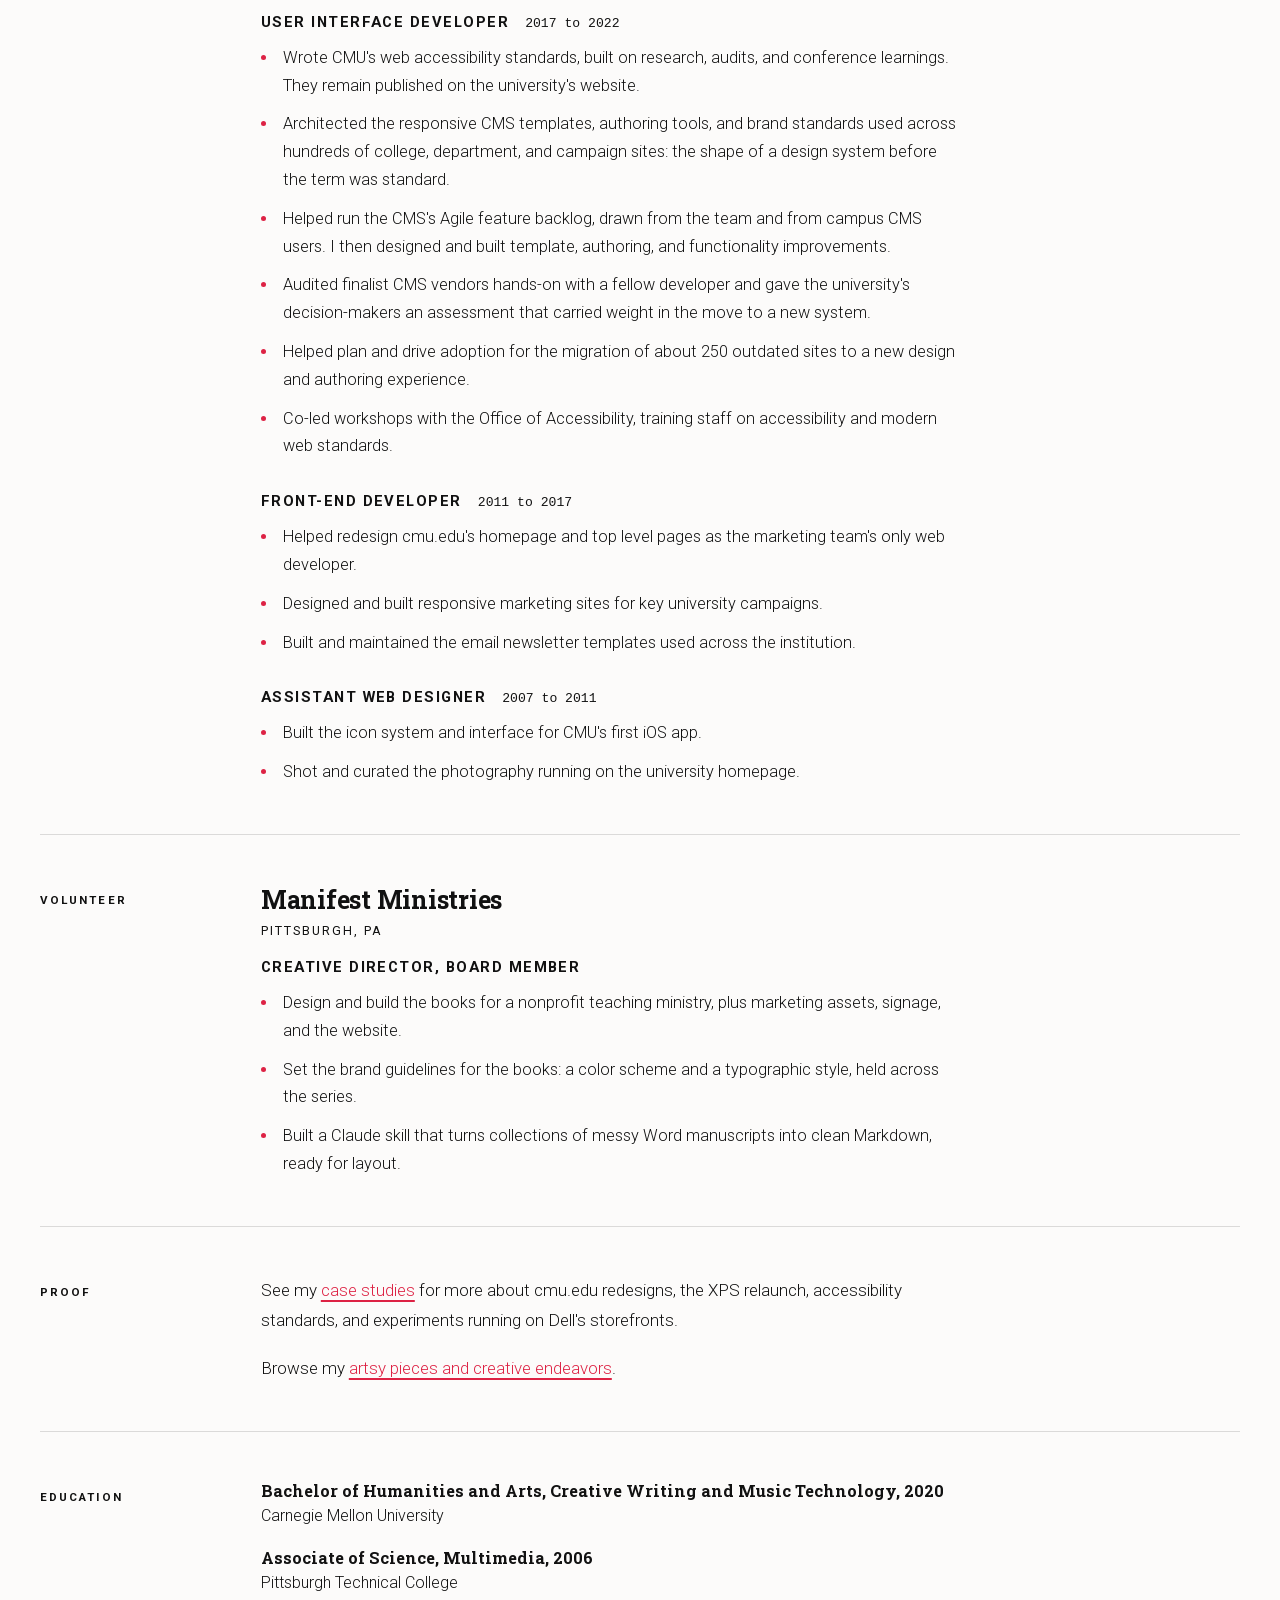
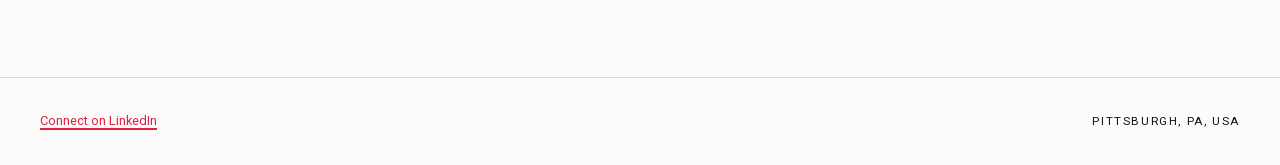
<file: resume/index.html>
<!doctype html>
<html lang="en">

<head>
  <meta charset="utf-8">
  <title>Resume: Steve Chabassol, Design Engineer</title>
  <meta name="description" content="Steve Chabassol designs and builds accessible interfaces with AI-augmented development. Senior software engineer at Dell; fifteen years at Carnegie Mellon before that. U.S. patent pending.">
  <meta name="viewport" content="width=device-width, initial-scale=1">
  <link rel="canonical" href="https://chabassol.com/resume/">

  <meta name="robots" content="max-image-preview:large">

  <meta name="author" content="Steve Chabassol">
  <meta name="theme-color" content="#fcfbfa" media="(prefers-color-scheme: light)">
  <meta name="theme-color" content="#0a0a0a" media="(prefers-color-scheme: dark)">

  <meta property="og:type" content="website">
  <meta property="og:site_name" content="Steve Chabassol">
  <meta property="og:url" content="https://chabassol.com/resume/">
  <meta property="og:title" content="Resume: Steve Chabassol, Design Engineer">
  <meta property="og:description" content="Steve Chabassol designs and builds accessible interfaces with AI-augmented development. Senior software engineer at Dell; fifteen years at Carnegie Mellon before that. U.S. patent pending.">
  <meta property="og:image" content="https://chabassol.com/share-card.png">
  <meta property="og:image:width" content="1200">
  <meta property="og:image:height" content="630">
  <meta property="og:image:alt" content="An SC monogram over the name Steve Chabassol and the line: Design engineer, accessible UI and code, AI-augmented development.">
  <meta name="twitter:card" content="summary_large_image">
  <meta name="twitter:image:alt" content="An SC monogram over the name Steve Chabassol and the line: Design engineer, accessible UI and code, AI-augmented development.">

  <link rel="icon" href="../favicon.ico" sizes="32x32">
  <link rel="icon" href="../favicon.svg" type="image/svg+xml">
  <link rel="apple-touch-icon" href="../icon.png">

  <link rel="preload" href="../fonts/roboto-latin.woff2" as="font" type="font/woff2" crossorigin>
  <link rel="preload" href="../fonts/roboto-slab-latin.woff2" as="font" type="font/woff2" crossorigin>

  <link rel="stylesheet" href="../css/site.css">
  <link rel="stylesheet" href="../css/resume.css">
</head>

<body>
  <a class="skip-link" href="#main">Skip to the main text</a>

  <header class="shell masthead">
    <nav class="nav" aria-label="Main">
      <a class="nav__link" href="../">chabassol.com</a>
      <a class="nav__link" href="../resume/" aria-current="page">Resume</a>
    </nav>

    <p class="masthead__baruch" title="Baruch Hashem, blessed is the name"><span class="sr-only">Baruch Hashem, blessed is the name </span><span lang="he">ב״ה</span></p>
  </header>

  <main class="shell" id="main" tabindex="-1">

    <div class="sheet-head">
      <h1 class="sheet-head__title">Steve Chabassol</h1>
      <p class="sheet-head__lede">I design and code systems and experiences that let large orgs ship beautiful, consistent, accessible work.</p>

      <ul class="roles">
        <li>Design Systems</li>
        <li>Accessible UI & Code</li>
        <li>AI-augmented development</li>
      </ul>
    </div>

    <div class="record">

      <section class="record__section" aria-labelledby="expertise-head">
        <h2 class="label record__label" id="expertise-head">Expertise</h2>
        <div class="record__body">
          <dl class="terms">
            <dt>Design and craft</dt>
            <dd>Typography, layout, UX and UI, design systems, information architecture, content strategy, branding</dd>

            <dt>Engineering</dt>
            <dd>HTML, CSS, JavaScript, A/B experimentation, CMS development and templating, performance tuning</dd>

            <dt>Accessibility</dt>
            <dd>WCAG, NVDA, JAWS, VoiceOver, inclusive design, audit, remediation, training, documentation</dd>

            <dt>AI-augmented work</dt>
            <dd>Claude, GPT, Devin, Snyk</dd>
          </dl>
        </div>
      </section>

      <section class="record__section" aria-labelledby="experience-head">
        <h2 class="label record__label" id="experience-head">Experience</h2>
        <div class="record__body">

          <article class="job">
            <h3 class="job__org">Dell Technologies</h3>
            <p class="job__place">Remote</p>
            <p class="job__blurb">Dell runs large-scale A/B experiments across B2B and B2C storefronts in many regions, including Japan and Europe. I build tests with analysts, product managers, and behavioral scientists.</p>

            <section class="role" aria-labelledby="dell-sse">
              <div class="role__head">
                <h4 class="role__title" id="dell-sse">Senior Software Engineer</h4>
                <p class="role__dates">2022 to present</p>
              </div>
              <ul class="role__list">
                <li>Co-invented a media file retrieval method and AI-driven UX workflow. Dell filed a U.S. patent application, pending.</li>
                <li>Co-chaired Dell's global Experience Design Summit, a livestreamed event that drew 500+ attendees and 50+ speakers from global teams.</li>
                <li>Served as lead engineer for the online experiences behind Dell's embargoed global XPS relaunch, covered by Reuters, Ars Technica, and other national tech press. XPS sold out in two countries.</li>
                <li>Adapted Dell's accessibility guidelines into team standards for experimentation, including a rule that protects test data: if the control is not accessible, an experiment should not fix it.</li>
                <li>Teach accessibility through coaching, documentation, and peer review.</li>
                <li>Push AI-augmented workflows into research, prototyping, and code review.</li>
                <li>Reworked the team's underperforming AI code-review skill suite into a shared, accessibility-aware agentic workspace used by nearly a dozen engineers. CI/CD integration pending.</li>
                <li>Mentors engineers and shapes onboarding materials and coding exercises.</li>
              </ul>
            </section>
          </article>

          <article class="job">
            <h3 class="job__org">Carnegie Mellon University</h3>
            <p class="job__place">Pittsburgh, PA</p>
            <p class="job__blurb">Carnegie Mellon runs a decentralized web ecosystem: hundreds of college, department, and campaign sites. I shaped its web brand and crafted its web design and accessibility standards.</p>

            <section class="role" aria-labelledby="cmu-uid">
              <div class="role__head">
                <h4 class="role__title" id="cmu-uid">User Interface Developer</h4>
                <p class="role__dates">2017 to 2022</p>
              </div>
              <ul class="role__list">
                <li>Wrote CMU's web accessibility standards, built on research, audits, and conference learnings. They remain published on the university's website.</li>
                <li>Architected the responsive CMS templates, authoring tools, and brand standards used across hundreds of college, department, and campaign sites: the shape of a design system before the term was standard.</li>
                <li>Helped run the CMS's Agile feature backlog, drawn from the team and from campus CMS users. I then designed and built template, authoring, and functionality improvements.</li>
                <li>Audited finalist CMS vendors hands-on with a fellow developer and gave the university's decision-makers an assessment that carried weight in the move to a new system.</li>
                <li>Helped plan and drive adoption for the migration of about 250 outdated sites to a new design and authoring experience.</li>
                <li>Co-led workshops with the Office of Accessibility, training staff on accessibility and modern web standards.</li>
              </ul>
            </section>

            <section class="role" aria-labelledby="cmu-fed">
              <div class="role__head">
                <h4 class="role__title" id="cmu-fed">Front-End Developer</h4>
                <p class="role__dates">2011 to 2017</p>
              </div>
              <ul class="role__list">
                <li>Helped redesign cmu.edu's homepage and top level pages as the marketing team's only web developer.</li>
                <li>Designed and built responsive marketing sites for key university campaigns.</li>
                <li>Built and maintained the email newsletter templates used across the institution.</li>
              </ul>
            </section>

            <section class="role" aria-labelledby="cmu-awd">
              <div class="role__head">
                <h4 class="role__title" id="cmu-awd">Assistant Web Designer</h4>
                <p class="role__dates">2007 to 2011</p>
              </div>
              <ul class="role__list">
                <li>Built the icon system and interface for CMU's first iOS app.</li>
                <li>Shot and curated the photography running on the university homepage.</li>
              </ul>
            </section>
          </article>

        </div>
      </section>

      <section class="record__section" aria-labelledby="volunteer-head">
        <h2 class="label record__label" id="volunteer-head">Volunteer</h2>
        <div class="record__body">
          <article class="job">
            <h3 class="job__org">Manifest Ministries</h3>
            <p class="job__place">Pittsburgh, PA</p>

            <section class="role" aria-labelledby="manifest-cd">
              <!-- Holds the .7rem gap above the list. -->
              <div class="role__head">
                <h4 class="role__title" id="manifest-cd">Creative Director, Board Member</h4>
              </div>
              <ul class="role__list">
                <li>Design and build the books for a nonprofit teaching ministry, plus marketing assets, signage, and the website.</li>
                <li>Set the brand guidelines for the books: a color scheme and a typographic style, held across the series.</li>
                <li>Built a Claude skill that turns collections of messy Word manuscripts into clean Markdown, ready for layout.</li>
              </ul>
            </section>
          </article>
        </div>
      </section>

      <section class="record__section" aria-labelledby="proof-head">
        <h2 class="label record__label" id="proof-head">Proof</h2>
        <div class="record__body">
          <p>See my <a href="../">case studies</a> for more about cmu.edu redesigns, the XPS relaunch, accessibility standards, and experiments running on Dell's storefronts.</p>
          <p>Browse my <a href="https://stevechab.com" rel="nofollow">artsy pieces and creative endeavors</a>.</p>
        </div>
      </section>

      <section class="record__section" aria-labelledby="education-head">
        <h2 class="label record__label" id="education-head">Education</h2>
        <div class="record__body">
          <ul class="degrees">
            <li>
              <span class="degrees__what">Bachelor of Humanities and Arts, Creative Writing and Music Technology, 2020</span>
              <span class="degrees__where">Carnegie Mellon University</span>
            </li>
            <li>
              <span class="degrees__what">Associate of Science, Multimedia, 2006</span>
              <span class="degrees__where">Pittsburgh Technical College</span>
            </li>
          </ul>
        </div>
      </section>

    </div>

  </main>

  <footer class="shell site-footer">
    <nav class="site-footer__nav" aria-label="Elsewhere">
      <a href="https://www.linkedin.com/in/stevechabassol/">Connect on LinkedIn</a>
    </nav>
    <p class="site-footer__place">Pittsburgh, PA, USA</p>
  </footer>

  <script src="../js/jump.js" defer></script>

</body>

</html>
</file>
<file: css/site.css>
/* block, not swap: a missing icon glyph flashes a tofu box. */

@font-face {
  font-family: 'Material Symbols Outlined';
  font-style: normal;
  font-weight: 400;
  font-display: block;
  src: url(../fonts/material-symbols-subset.woff2) format('woff2');
}

@font-face {
  font-family: 'Roboto';
  font-style: normal;
  font-weight: 100 900;
  font-display: swap;
  src: url(../fonts/roboto-latin-ext.woff2) format('woff2');
  unicode-range: U+0100-02BA, U+02BD-02C5, U+02C7-02CC, U+02CE-02D7, U+02DD-02FF,
    U+0304, U+0308, U+0329, U+1D00-1DBF, U+1E00-1E9F, U+1EF2-1EFF, U+2020,
    U+20A0-20AB, U+20AD-20C0, U+2113, U+2C60-2C7F, U+A720-A7FF;
}

@font-face {
  font-family: 'Roboto';
  font-style: normal;
  font-weight: 100 900;
  font-display: swap;
  src: url(../fonts/roboto-latin.woff2) format('woff2');
  unicode-range: U+0000-00FF, U+0131, U+0152-0153, U+02BB-02BC, U+02C6, U+02DA, U+02DC,
    U+0304, U+0308, U+0329, U+2000-206F, U+20AC, U+2122, U+2191, U+2193,
    U+2212, U+2215, U+FEFF, U+FFFD;
}

@font-face {
  font-family: 'Roboto Slab';
  font-style: normal;
  font-weight: 100 900;
  font-display: swap;
  src: url(../fonts/roboto-slab-latin-ext.woff2) format('woff2');
  unicode-range: U+0100-02BA, U+02BD-02C5, U+02C7-02CC, U+02CE-02D7, U+02DD-02FF,
    U+0304, U+0308, U+0329, U+1D00-1DBF, U+1E00-1E9F, U+1EF2-1EFF, U+2020,
    U+20A0-20AB, U+20AD-20C0, U+2113, U+2C60-2C7F, U+A720-A7FF;
}

@font-face {
  font-family: 'Roboto Slab';
  font-style: normal;
  font-weight: 100 900;
  font-display: swap;
  src: url(../fonts/roboto-slab-latin.woff2) format('woff2');
  unicode-range: U+0000-00FF, U+0131, U+0152-0153, U+02BB-02BC, U+02C6, U+02DA, U+02DC,
    U+0304, U+0308, U+0329, U+2000-206F, U+20AC, U+2122, U+2191, U+2193,
    U+2212, U+2215, U+FEFF, U+FFFD;
}

:root {
  color-scheme: light dark;

  --black: #000;
  --white: #fff;
  --ink-900: #111;
  --paper-50: #fcfbfa;
  --ink-050: #f2f0ee;
  --paper-950: #0a0a0a;

  --accent-300: #f89;
  --accent-400: #f67;
  --accent-600: #d24;
  --accent-800: #b23;

  --surface: var(--paper-50);
  --surface-raised: var(--white);
  --text: var(--ink-900);
  --rule: rgba(17, 17, 17, .14);
  --link: var(--accent-600);
  --link-hover: var(--accent-800);
  --focus-ring: var(--accent-600);
  --selection: var(--accent-300);

  --font-slab: 'Roboto Slab', Georgia, 'Times New Roman', serif;
  --font-sans: 'Roboto', system-ui, -apple-system, sans-serif;
  --font-mono: ui-monospace, 'SF Mono', Menlo, monospace;
  --text-base: 1.0625rem;
  --text-xl:   1.5625rem;
  --leading-tight: 1.15;
  --leading-snug: 1.35;
  --leading-normal: 1.75;
  --measure: 65ch;

  --space-2: .5rem;
  --space-4: 1rem;
  --space-6: 1.5rem;
  --space-8: 2rem;
  --space-12: 3rem;

  --border-width: 1px;
  --border-width-thick: 2px;
  --radius-sm: 2px;

  --z-overlay: 10000;

  --duration-fast: .18s;
  --ease-out: cubic-bezier(.22, 1, .36, 1);

  --shell-max: 1560px;
  --shell-pad: 2.5rem;
}

@media (prefers-color-scheme: dark) {
  :root {
    --surface: var(--paper-950);
    --surface-raised: var(--black);
    --text: var(--ink-050);
    --rule: rgba(242, 240, 238, .18);
    --link: var(--accent-400);
    --link-hover: var(--accent-300);
    --focus-ring: var(--accent-400);
    --selection: var(--accent-600);
  }
}

@media (max-width: 767px) {
  :root { --shell-pad: 1.25rem; }
}

*, *::before, *::after { box-sizing: border-box; }

html {
  -webkit-text-size-adjust: 100%;
  scroll-behavior: smooth;
}

body {
  margin: 0;
  background: var(--surface);
  color: var(--text);
  font-family: var(--font-sans);
  font-weight: 300;
  font-size: var(--text-base);
  line-height: var(--leading-normal);
  padding-bottom: var(--space-8);
}

::selection { background: var(--selection); color: var(--ink-900); }

img, iframe { max-width: 100%; vertical-align: middle; }

img { height: auto; }

h1, h2, h3, h4 { font-family: var(--font-slab); font-weight: 700; }

a {
  color: var(--link);
  text-decoration: underline;
  text-decoration-thickness: 1.5px;
  text-underline-offset: .22em;
  text-decoration-skip-ink: none;
  transition: text-decoration-thickness var(--duration-fast) var(--ease-out);
}

a:hover {
  color: var(--link-hover);
  text-decoration-thickness: 3px;
}

a:focus-visible,
[tabindex]:focus-visible {
  outline: 3px solid var(--focus-ring);
  outline-offset: 3px;
  border-radius: var(--radius-sm);
}

.sr-only {
  position: absolute;
  width: 1px;
  height: 1px;
  padding: 0;
  margin: -1px;
  overflow: hidden;
  clip: rect(0, 0, 0, 0);
  white-space: nowrap;
  border: 0;
}

.skip-link {
  position: absolute;
  left: var(--space-2);
  top: var(--space-2);
  z-index: var(--z-overlay);
  padding: var(--space-2) var(--space-4);
  background: var(--surface-raised);
  color: var(--text);
  border: var(--border-width-thick) solid var(--focus-ring);
  text-decoration: none;
  transform: translateY(-250%);
  transition: transform var(--duration-fast) var(--ease-out);
}

.skip-link:focus { transform: translateY(0); }

/* Jump targets take focus only from jump.js, so they draw no ring. */

[tabindex="-1"]:focus { outline: none; }

.shell {
  max-width: var(--shell-max);
  margin: 0 auto;
  padding-left: var(--shell-pad);
  padding-right: var(--shell-pad);
}

/* The auto margin on ב״ה, not space-between, keeps it right when it wraps. */

.masthead {
  display: flex;
  align-items: baseline;
  justify-content: space-between;
  gap: var(--space-4) var(--space-8);
  flex-wrap: wrap;
  padding-top: 1.1rem;
  padding-bottom: 1.3rem;
}

.masthead__baruch {
  margin: 0;
  margin-inline-start: auto;
  font-size: 16px;
  font-family: system-ui, sans-serif;
  letter-spacing: .1em;
}

.nav {
  display: flex;
  flex-wrap: wrap;
  justify-content: flex-start;
  gap: .9rem 1.6rem;
  align-items: baseline;
}

.nav__link {
  font-size: 11px;
  font-weight: 700;
  letter-spacing: .18em;
  text-transform: uppercase;
  color: var(--text);
  text-decoration: none;
  border-bottom: var(--border-width) solid var(--rule);
  padding-bottom: 2px;
  /* Lifts the target to 24px. Hover and current trade 3px between
     padding and border so the underline holds still. */
  padding-top: 3px;
}

.nav__link:hover {
  color: var(--text);
  border-bottom-color: var(--link);
  border-bottom-width: 3px;
  padding-bottom: 0;
}

.nav__link[aria-current="page"] {
  border-bottom: 3px solid var(--link);
  padding-bottom: 0;
}

@media (max-width: 767px) {
  .masthead { column-gap: .75rem; }
  .nav { gap: .9rem .75rem; }
}

.site-footer {
  margin-top: var(--space-8);
  padding-top: var(--space-8);
  border-top: var(--border-width) solid var(--rule);
  display: flex;
  flex-wrap: wrap;
  gap: var(--space-4);
  align-items: center;
  justify-content: space-between;
  font-weight: 400;
}

.site-footer__nav {
  display: flex;
  flex-wrap: wrap;
  gap: 1.1rem;
  font-size: .8rem;
}

.site-footer__place {
  margin: 0;
  font-size: .72rem;
  letter-spacing: .14em;
  text-transform: uppercase;
}

.sheet-head {
  padding-top: var(--space-8);
  padding-bottom: var(--space-4);
}

.sheet-head__title {
  margin: 0 0 .9rem;
  font-size: 2.2rem;
  line-height: var(--leading-tight);
  letter-spacing: -.015em;
}

.sheet-head__lede {
  margin: 0 0 1.2rem;
  font-size: 1.32rem;
  line-height: 1.62;
  max-width: var(--measure);
}

.sheet-head__body {
  margin: 0 0 1.2rem;
  font-size: 1.06rem;
  line-height: 1.78;
  max-width: var(--measure);
}

.label {
  font-family: var(--font-sans);
  font-weight: 700;
  letter-spacing: .18em;
  text-transform: uppercase;
  color: var(--text);
  text-align: left;
}

@media (prefers-reduced-motion: reduce) {
  html { scroll-behavior: auto; }

  *, *::before, *::after {
    animation-duration: .001ms !important;
    animation-iteration-count: 1 !important;
    animation-delay: 0ms !important;
    transition-duration: .001ms !important;
    transition-delay: 0ms !important;
  }

}

@media print {
  body {
    background: #fff;
    color: #000;
    font-size: 11pt;
    padding-bottom: 0;
  }

  a { color: #000; }

  .skip-link,
  .masthead { display: none; }
}
</file>
<file: css/home.css>
.jump {
  padding: var(--space-12) 0;
  border-top: var(--border-width) solid var(--rule);
}

.jump__label {
  margin: 0 0 1.2rem;
  font-size: .72rem;
}

.jump__list {
  margin: 0;
  padding: 0;
  list-style: none;
  display: grid;
  grid-template-columns: minmax(0, 1fr);
  gap: var(--space-6) 2.8rem;
}

.jump__item {
  display: grid;
  grid-template-columns: 1.5rem minmax(0, 1fr);
  column-gap: .7rem;
  row-gap: .2rem;
  align-content: start;
}

/* Same line-height as the title, so the icon rides its first line. */
.jump__icon {
  grid-area: 1 / 1;
  font-family: 'Material Symbols Outlined';
  font-size: 1.35rem;
  line-height: 1.78;
  font-variant-ligatures: none;
}

.jump__link {
  grid-area: 1 / 2;
  font-family: var(--font-slab);
  font-size: 1.06rem;
  line-height: 1.78;
}

.jump__line {
  grid-area: 2 / 2;
  margin: 0;
  font-size: 1.06rem;
  line-height: 1.78;
}

@media (min-width: 700px) {
  .jump__list { grid-template-columns: repeat(2, minmax(0, 1fr)); }
}

.sheet-head__body:last-child { margin-bottom: 0; }

.case {
  padding: var(--space-12) 0;
  border-top: var(--border-width) solid var(--rule);
  scroll-margin-top: var(--space-6);
}

.case__meta {
  margin: 0 0 1rem;
  font-size: .78rem;
  font-weight: 400;
  letter-spacing: .16em;
  text-transform: uppercase;
  line-height: var(--leading-snug);
}

.case__org {
  display: block;
  font-weight: 700;
}

.case__title {
  margin: 0 0 1rem;
  font-size: var(--text-xl);
  line-height: var(--leading-snug);
  letter-spacing: -.01em;
}

.case__body p {
  margin: 0 0 1.1rem;
  font-size: 1.06rem;
  line-height: 1.78;
}

.case__body p:last-child { margin-bottom: 0; }

.case__figure {
  margin: 1.6rem 0 0;
  display: grid;
  gap: var(--space-4);
}

.case__figure img,
.case__figure iframe {
  display: block;
  width: 100%;
  border: var(--border-width) solid var(--rule);
}

/* An iframe reads its height attribute as pixels, so the ratio lives here. */

.case__embed {
  aspect-ratio: 16 / 9;
  height: auto;
}

.case__embed--phone {
  aspect-ratio: 9 / 16;
  max-width: 13rem;
}

.case__caption {
  margin: 0;
  font-size: .85rem;
  line-height: var(--leading-snug);
}

.reel {
  --frame: 16 / 9;
  display: grid;
  gap: .8rem;
}

.reel--square { --frame: 1 / 1; }

.reel__scroller {
  overflow-x: auto;
  overscroll-behavior-x: contain;
  scroll-snap-type: x mandatory;
}

.reel__strip {
  margin: 0;
  padding: 0;
  list-style: none;
  display: grid;
  grid-auto-flow: column;
  grid-auto-columns: 100%;
  gap: var(--space-4);
}

.reel__slide {
  scroll-snap-align: start;
}

.reel__slide img {
  aspect-ratio: var(--frame);
  object-fit: contain;
  background: var(--surface-raised);
}

.reel__index a[aria-current] {
  text-decoration-thickness: 3px;
}

.reel__index {
  margin: 0;
  display: flex;
  flex-wrap: wrap;
  gap: .3rem 1.3rem;
  font-size: .72rem;
  font-weight: 700;
  letter-spacing: .16em;
  text-transform: uppercase;
  line-height: var(--leading-snug);
}

@media (max-width: 1139px) {
  .sheet-head,
  .jump,
  .cases {
    max-width: 40rem;
    margin-inline: auto;
  }
}

@media (min-width: 1140px) {

  /* 11rem gutter + 2.8rem gap + 36rem prose. */
  .sheet-head { max-width: 49.8rem; }

  /* A full case row: 11rem + 36rem + 30rem and two 2.8rem gaps. */
  .jump {
    max-width: 82.6rem;
    display: grid;
    grid-template-columns: 11rem minmax(0, 1fr);
    column-gap: 2.8rem;
    align-items: start;
  }

  .jump__label { margin: .45rem 0 0; }

  .jump__list { grid-template-columns: repeat(3, minmax(0, 1fr)); }

  .case {
    display: grid;
    grid-template-columns: 11rem minmax(0, 36rem) minmax(0, 30rem);
    grid-template-areas:
      "meta title figure"
      "meta body  figure";
    /* The 1fr row absorbs a tall figure so the body stays under the title. */
    grid-template-rows: auto 1fr;
    column-gap: 2.8rem;
    align-items: start;
  }

  .case__meta {
    grid-area: meta;
    margin: .5rem 0 0;
    text-align: left;
  }

  .case__title { grid-area: title; }
  .case__body { grid-area: body; }

  .case__figure {
    grid-area: figure;
    margin-top: .4rem;
  }
}

@media print {
  .jump { display: none; }

  .reel__scroller { overflow: visible; }
  .reel__strip { display: block; }
  .reel__slide + .reel__slide,
  .reel__index,
  .case__embed { display: none; }

  .case {
    display: block;
    padding: 1.2rem 0;
    border-bottom: 1px solid #999;
    break-inside: avoid;
  }
}
</file>
<file: css/resume.css>
.roles {
  margin: 0 0 1rem;
  padding: 0;
  list-style: none;
  display: flex;
  flex-wrap: wrap;
  gap: .2rem 1.1rem;
  font-size: .78rem;
  font-weight: 700;
  letter-spacing: .16em;
  text-transform: uppercase;
  line-height: var(--leading-snug);
}

.record__section {
  padding: var(--space-12) 0;
  border-top: var(--border-width) solid var(--rule);
}

.record__label {
  margin: 0 0 1.2rem;
  font-size: .72rem;
}

.record__body > p {
  margin: 0 0 1.1rem;
  font-size: 1.06rem;
  line-height: 1.78;
}

.record__body > p:last-child { margin-bottom: 0; }

.terms {
  margin: 0;
  display: grid;
  gap: .9rem;
}

.terms dt {
  font-family: var(--font-slab);
  font-weight: 700;
  font-size: 1rem;
  line-height: var(--leading-snug);
}

.terms dd {
  margin: .1rem 0 0;
  font-size: 1.02rem;
  line-height: 1.7;
}

@media (min-width: 700px) {
  .terms {
    grid-template-columns: 12rem minmax(0, 1fr);
    column-gap: 1.6rem;
    row-gap: 1.1rem;
  }

  .terms dt { grid-column: 1; }
  .terms dd { grid-column: 2; margin-top: 0; }
}

.job + .job {
  margin-top: var(--space-12);
  padding-top: var(--space-8);
  border-top: var(--border-width) solid var(--rule);
}

.job__org {
  margin: 0 0 .2rem;
  font-size: var(--text-xl);
  line-height: var(--leading-snug);
  letter-spacing: -.01em;
}

.job__place {
  margin: 0 0 1rem;
  font-size: .78rem;
  font-weight: 400;
  letter-spacing: .16em;
  text-transform: uppercase;
}

.job__blurb {
  margin: 0 0 1.6rem;
  font-size: 1.06rem;
  line-height: 1.78;
}

.role + .role { margin-top: var(--space-8); }

.role__head {
  display: flex;
  flex-wrap: wrap;
  align-items: baseline;
  gap: .2rem 1rem;
  margin: 0 0 .7rem;
}

.role__title {
  margin: 0;
  font-family: var(--font-sans);
  font-size: .92rem;
  font-weight: 700;
  letter-spacing: .1em;
  text-transform: uppercase;
  line-height: var(--leading-snug);
}

.role__dates {
  margin: 0;
  font-family: var(--font-mono);
  font-size: .82rem;
  line-height: var(--leading-snug);
}

.role__list {
  margin: 0;
  padding-left: 1.1rem;
  display: grid;
  gap: .7rem;
}

.role__list li {
  font-size: 1.02rem;
  line-height: 1.7;
  padding-left: .3rem;
}

.role__list li::marker { color: var(--link); }

.degrees {
  margin: 0;
  padding: 0;
  list-style: none;
  display: grid;
  gap: 1.1rem;
}

.degrees__what {
  display: block;
  font-family: var(--font-slab);
  font-weight: 700;
  font-size: 1.02rem;
  line-height: var(--leading-snug);
}

.degrees__where {
  display: block;
  font-size: 1rem;
}

@media (max-width: 1139px) {
  .sheet-head,
  .record {
    max-width: 40rem;
    margin-inline: auto;
  }
}

@media (min-width: 1140px) {
  .record__section {
    display: grid;
    grid-template-columns: 11rem minmax(0, 44rem);
    column-gap: 2.8rem;
    align-items: start;
  }

  .record__label {
    margin: .45rem 0 0;
    grid-column: 1;
  }

  .record__body { grid-column: 2; }
}

@media print {
  .record__section {
    display: block;
    padding: .9rem 0;
    border-top: 1px solid #999;
    break-inside: avoid;
  }

  .record__label {
    margin: 0 0 .5rem;
    font-size: 9pt;
  }

  .job + .job {
    margin-top: 1rem;
    padding-top: .8rem;
  }

  .job,
  .role { break-inside: avoid; }

  .job__org { font-size: 13pt; }
  .role__title { font-size: 10pt; }

  .record__body > p,
  .job__blurb,
  .role__list li,
  .terms dd { font-size: 10.5pt; line-height: 1.45; }

  .record__body a[href^="http"]::after {
    content: " (" attr(href) ")";
    font-size: 9pt;
    word-break: break-all;
  }

  .record__body a[href^="mailto:"]::after { content: ""; }
}
</file>
